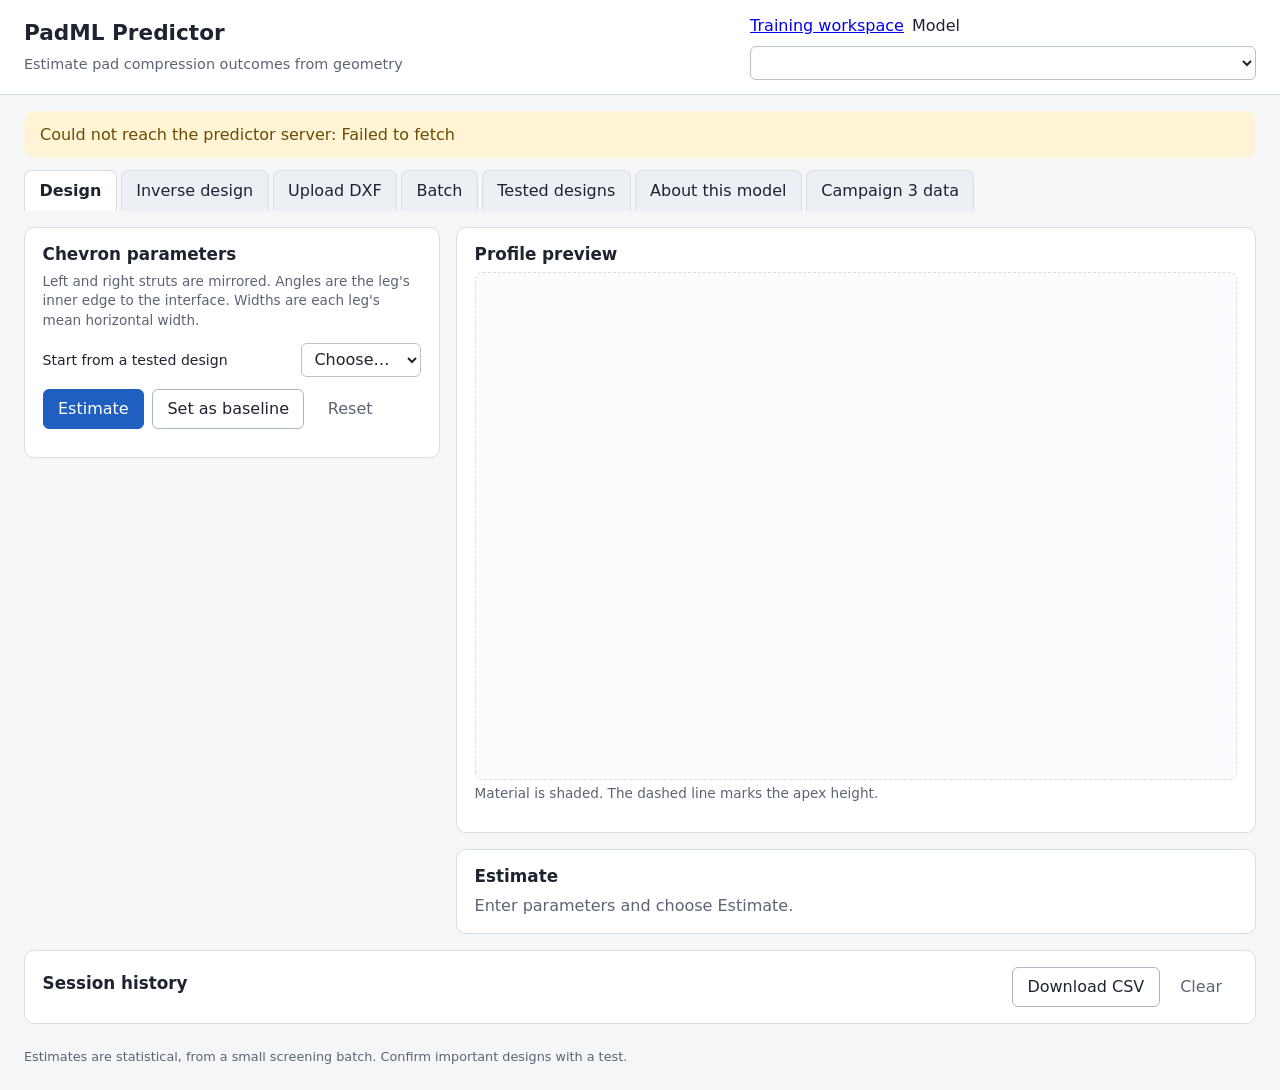
<file: predictor/index.html>
<!doctype html>
<html lang="en">
<head>
  <meta charset="utf-8">
  <meta name="viewport" content="width=device-width, initial-scale=1">
  <title>PadML Predictor</title>
  <link rel="icon" href="favicon.svg" type="image/svg+xml">
  <link rel="stylesheet" href="style.css">
  <script src="config.js" defer></script>
  <script src="app.js" defer></script>
</head>
<body>
  <header class="topbar">
    <div class="brand">
      <h1>PadML Predictor</h1>
      <p class="tagline">Estimate pad compression outcomes from geometry</p>
    </div>
    <div class="model-picker">
      <a href="training.html">Training workspace</a>
      <label for="model-select">Model</label>
      <select id="model-select"></select>
      <span id="model-family" class="pill"></span>
    </div>
  </header>

  <div id="banner" class="banner" role="alert" hidden></div>

  <dialog id="login-dialog" aria-labelledby="login-title">
    <form id="login-form" method="dialog">
      <h2 id="login-title">Team password</h2>
      <p class="hint">The predictor is shared with the team only. Ask a teammate for the password.</p>
      <label for="login-password">Password</label>
      <input type="password" id="login-password" autocomplete="current-password" required>
      <p id="login-error" class="error" role="alert" hidden></p>
      <div class="actions"><button type="submit" class="primary">Continue</button></div>
    </form>
  </dialog>

  <nav class="tabs" role="tablist" aria-label="Predictor sections">
    <button role="tab" id="tab-design" aria-controls="panel-design" aria-selected="true">Design</button>
    <button role="tab" id="tab-inverse" aria-controls="panel-inverse" aria-selected="false" tabindex="-1" hidden>Inverse design</button>
    <button role="tab" id="tab-upload" aria-controls="panel-upload" aria-selected="false" tabindex="-1">Upload DXF</button>
    <button role="tab" id="tab-batch" aria-controls="panel-batch" aria-selected="false" tabindex="-1">Batch</button>
    <button role="tab" id="tab-tested" aria-controls="panel-tested" aria-selected="false" tabindex="-1">Tested designs</button>
    <button role="tab" id="tab-about" aria-controls="panel-about" aria-selected="false" tabindex="-1">About this model</button>
    <button role="tab" id="tab-campaign3" aria-controls="panel-campaign3" aria-selected="false" tabindex="-1">Campaign 3 data</button>
  </nav>

  <main>
    <section id="panel-design" role="tabpanel" aria-labelledby="tab-design" class="panel">
      <div class="design-grid">
        <form id="design-form" class="card" novalidate>
          <h2 id="design-form-title">Chevron parameters</h2>
          <p class="hint">Left and right struts are mirrored. Angles are the leg's inner edge to the interface.
            Widths are each leg's mean horizontal width.</p>
          <div class="field-row">
            <label for="load-reference">Start from a tested design</label>
            <select id="load-reference"><option value="">Choose…</option></select>
          </div>
          <div id="param-fields"></div>
          <div class="actions">
            <button type="submit" class="primary">Estimate</button>
            <button type="button" id="set-baseline">Set as baseline</button>
            <button type="button" id="reset-params" class="ghost">Reset</button>
          </div>
          <p id="form-error" class="error" role="alert" hidden></p>
        </form>

        <div class="stack">
          <div class="card preview-card">
            <h2>Profile preview</h2>
            <div id="preview" class="preview" role="img" aria-label="Pad profile preview"></div>
            <p class="hint" id="preview-note">Material is shaded. The dashed line marks the apex height.</p>
          </div>
          <div class="card" aria-live="polite">
            <h2>Estimate</h2>
            <div id="design-result" class="result-empty">Enter parameters and choose Estimate.</div>
          </div>
        </div>
      </div>

      <div class="card" id="session-card">
        <div class="card-head">
          <h2>Session history</h2>
          <div>
            <button type="button" id="export-history">Download CSV</button>
            <button type="button" id="clear-history" class="ghost">Clear</button>
          </div>
        </div>
        <div class="table-wrap"><table id="history-table"><caption class="sr-only">Estimates made this session</caption></table></div>
      </div>
    </section>

    <section id="panel-upload" role="tabpanel" aria-labelledby="tab-upload" class="panel" hidden>
      <div class="design-grid">
        <div class="card">
          <h2>Upload a DXF profile</h2>
          <p class="hint">A closed planar pad profile, like the Studio STEP-to-DXF output. Units come from the file's
            $INSUNITS header.</p>
          <label class="file-drop" for="dxf-input">
            <span>Choose a .dxf file</span>
            <input type="file" id="dxf-input" accept=".dxf">
          </label>
          <p id="upload-error" class="error" role="alert" hidden></p>
          <div id="upload-params"></div>
        </div>
        <div class="stack">
          <div class="card preview-card">
            <h2>Uploaded profile</h2>
            <div id="upload-preview" class="preview" role="img" aria-label="Uploaded profile"></div>
          </div>
          <div class="card" aria-live="polite">
            <h2>Estimate</h2>
            <div id="upload-result" class="result-empty">No file yet.</div>
          </div>
        </div>
      </div>
    </section>

    <section id="panel-inverse" role="tabpanel" aria-labelledby="tab-inverse" class="panel" hidden>
      <div class="card">
        <h2>Inverse design</h2>
        <p class="hint">Find parameter combinations predicted to meet force and numeric length targets inside the tested parameter ranges.</p>
        <p class="hint"><strong>Current Campaign 3 limit:</strong> Match scores rank predicted matches; they are not calibrated probabilities. "Likely achievable" is a screening label, not a validated chance that a build will hit your targets.</p>
        <details id="inverse-limits">
          <summary>Inverse design limits and how to read the results</summary>
          <ul class="hint">
            <li>Feasibility labels summarize cumulative held-out hit rates at the default force and length tolerances. Low score thresholds can label many candidates "likely"; that does not give the success rate of an individual candidate.</li>
            <li>Energy-inclusive requests and changed tolerance settings have not been validated for these feasibility labels.</li>
            <li>Typical length error is about 0.045 in; differences below about 0.09 in are not reliably resolved. Typical force error is about 3 lbf.</li>
            <li>The displayed ±1.96σ ranges assume normal errors. They have not demonstrated 95% coverage, and the limited repeat-test data keep some uncertainty ranges wide.</li>
            <li>These retrospective checks do not replace confirmation in a new screening. Untested combinations need CAD checks and physical testing.</li>
          </ul>
        </details>
        <div class="field-row"><label for="inverse-force">Target force (lbf)</label><input id="inverse-force" type="number" step="any" value="35"></div>
        <div class="field-row"><label for="inverse-length">Target length (in)</label><input id="inverse-length" type="number" step="any" value="0.55"></div>
        <label class="inline"><input id="inverse-energy-enabled" type="checkbox"> Include target energy</label>
        <div class="field-row"><label for="inverse-energy">Target energy (in·lbf)</label><input id="inverse-energy" type="number" step="any" disabled></div>
        <div class="field-row"><label for="inverse-tol-force">Force tolerance (lbf)</label><input id="inverse-tol-force" type="number" step="any" value="3"></div>
        <div class="field-row"><label for="inverse-tol-length">Length tolerance (in)</label><input id="inverse-tol-length" type="number" step="any" value="0.045"></div>
        <div class="field-row"><label for="inverse-tol-energy">Energy tolerance (in·lbf)</label><input id="inverse-tol-energy" type="number" step="any" value="2"></div>
        <div class="field-row"><label for="inverse-mode">Search</label><select id="inverse-mode"><option value="continuous">Continuous (manufacturing increments)</option><option value="tested_levels">Tested levels only</option></select></div>
        <label class="inline"><input id="inverse-lock-interface" type="checkbox" checked> Lock interface thickness at 0.02 in (varied in Screening 1 only)</label>
        <h3>Fix parameters (optional)</h3><div id="inverse-fixed"></div>
        <div class="actions"><button type="button" class="primary" id="run-inverse">Search designs</button></div>
        <p id="inverse-error" class="error" role="alert" hidden></p>
        <div id="inverse-results" aria-live="polite"></div>
      </div>
      <div class="card">
        <h2>Next tests</h2>
        <p class="hint"><strong>Current default-request limit:</strong> At 35 lbf and 0.55 in, with interface thickness locked at 0.02 in, all candidates have the same estimated force and length uncertainty. Explore breaks ties by distance to the targets, and Balanced ranks like Exploit. Switching strategies may not give meaningfully different recommendations for this request.</p>
        <div class="field-row"><label for="next-strategy">Strategy</label><select id="next-strategy"><option value="balanced">Balanced</option><option value="exploit">Exploit target</option><option value="explore">Explore uncertainty</option></select></div>
        <div class="field-row"><label for="next-size">Batch size (1–10)</label><input id="next-size" type="number" min="1" max="10" value="5"></div>
        <div class="actions"><button type="button" class="primary" id="run-next">Suggest next tests</button><button type="button" id="download-next" disabled>Download CSV</button></div>
        <p id="next-error" class="error" role="alert" hidden></p><div id="next-results" aria-live="polite"></div>
      </div>
    </section>

    <section id="panel-batch" role="tabpanel" aria-labelledby="tab-batch" class="panel" hidden>
      <div class="card">
        <h2>Estimate many designs</h2>
        <p class="hint">One row per design. Columns are the chevron parameters; blank cells use the defaults.
          Up to 500 rows.</p>
        <div class="actions">
          <button type="button" id="download-template">Download template</button>
          <label class="button" for="batch-file">Open CSV…</label>
          <input type="file" id="batch-file" accept=".csv,text/csv" class="sr-only">
        </div>
        <label for="batch-text">Or paste CSV</label>
        <textarea id="batch-text" rows="7" spellcheck="false"></textarea>
        <div class="actions">
          <button type="button" id="run-batch" class="primary">Estimate batch</button>
          <button type="button" id="export-batch" disabled>Download results</button>
        </div>
        <p id="batch-error" class="error" role="alert" hidden></p>
        <div class="table-wrap"><table id="batch-table"><caption class="sr-only">Batch estimates</caption></table></div>
      </div>
    </section>

    <section id="panel-tested" role="tabpanel" aria-labelledby="tab-tested" class="panel" hidden>
      <div class="card">
        <div class="card-head">
          <h2>Tested designs</h2>
          <button type="button" id="predict-tested">Compare model with measurements</button>
        </div>
        <p class="hint">Measured results from the lab data this model learned from. "Held-out test" designs were never
          used for training or model selection, so they show honest errors. Training designs will look better
          than new designs do.</p>
        <div id="tested-curve-block" hidden>
          <div class="field-row">
            <label for="tested-curve-select">Measured vs predicted curve for</label>
            <select id="tested-curve-select"></select>
          </div>
          <p class="hint">The prediction shown is out-of-fold: it comes from a model trained without this design
            (or its replicates), so it shows how well a new design would be predicted.</p>
          <div id="tested-curve"></div>
        </div>
        <div class="table-wrap"><table id="tested-table"><caption class="sr-only">Tested designs and measurements</caption></table></div>
      </div>
    </section>

    <section id="panel-about" role="tabpanel" aria-labelledby="tab-about" class="panel" hidden>
      <div class="card" id="about"></div>
    </section>

    <section id="panel-campaign3" role="tabpanel" aria-labelledby="tab-campaign3" class="panel" hidden>
      <div class="card" id="campaign3-report"><p class="hint">Loading Campaign 3 report…</p></div>
    </section>
  </main>

  <footer class="footer">
    Estimates are statistical, from a small screening batch. Confirm important designs with a test.
  </footer>
</body>
</html>
</file>
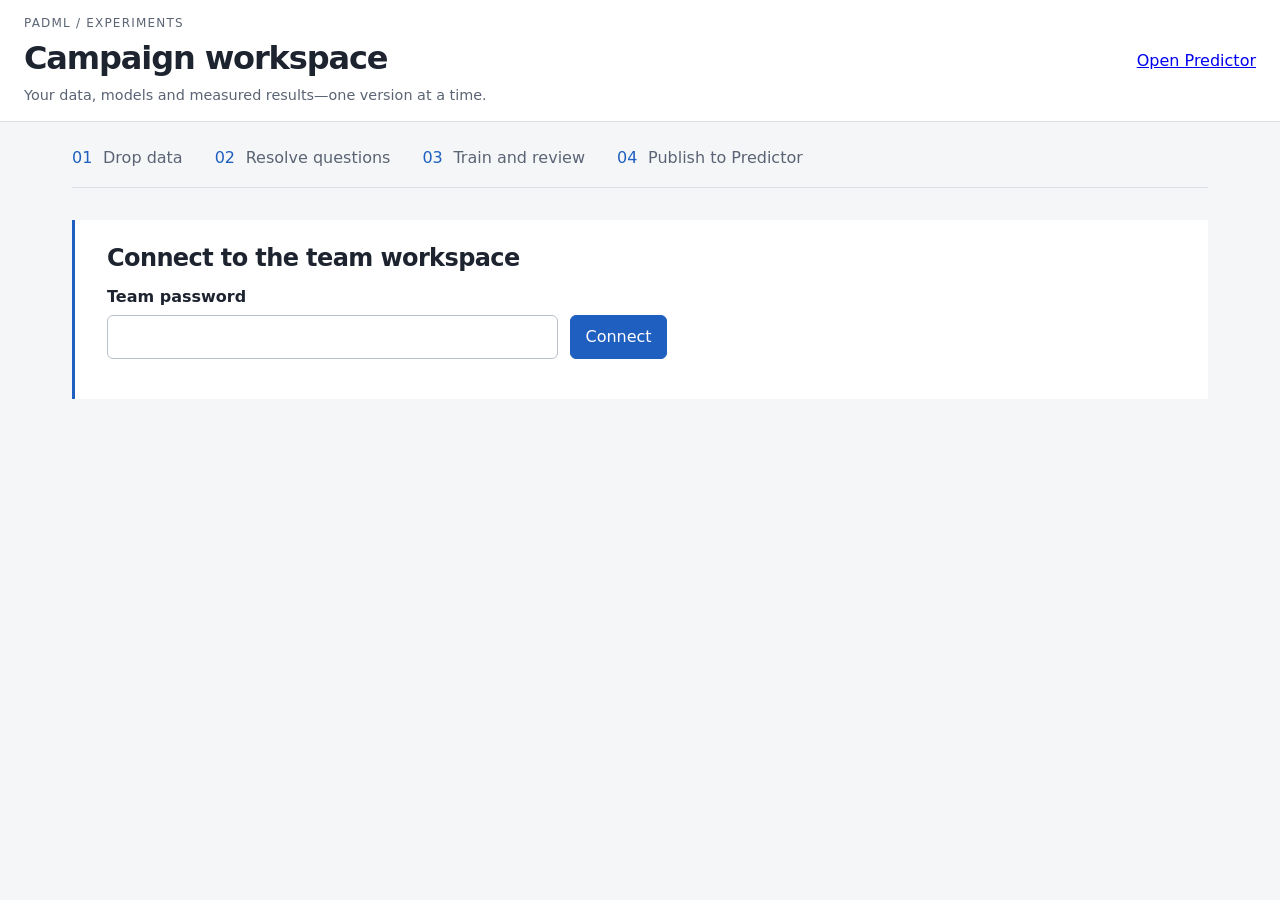
<file: predictor/training.html>
<!doctype html>
<html lang="en"><head><meta charset="utf-8"><meta name="viewport" content="width=device-width, initial-scale=1">
<title>Campaign workspace · PadML</title><meta name="description" content="Upload experiment data, train and review PadML regression versions, and publish them to the Predictor."><meta name="theme-color" content="#f5f6f8">
<link rel="icon" href="favicon.svg" type="image/svg+xml"><link rel="stylesheet" href="style.css"><link rel="stylesheet" href="training.css"><script src="config.js" defer></script><script src="training.js" defer></script></head>
<body class="training-page"><a class="skip-link" href="#training-main">Skip to workspace</a>
<header class="topbar"><div class="brand"><p class="eyebrow">PadML / Experiments</p><h1>Campaign workspace</h1><p class="tagline">Your data, models and measured results—one version at a time.</p></div><nav aria-label="PadML pages"><a href="index.html" class="back-link">Open Predictor</a></nav></header>
<main id="training-main" class="training-main">
<section id="activity-panel" class="activity-panel" aria-label="Workflow progress" hidden>
<div class="activity-heading"><span id="activity-spinner" class="activity-spinner" aria-hidden="true"></span><h2 id="activity-title" role="status" aria-live="polite" aria-atomic="true"></h2><span id="activity-time"></span><button id="activity-dismiss" type="button" class="quiet" aria-label="Dismiss status message" hidden>Dismiss</button></div>
<p id="activity-detail"></p><progress id="activity-progress" aria-label="Completed validation designs" hidden></progress><p id="activity-hint" class="hint"></p>
</section>
<ol id="workflow" class="workflow" aria-label="Workflow steps"><li data-step="upload"><span class="step-num">01</span> <span>Drop data</span></li><li data-step="questions"><span class="step-num">02</span> <span>Resolve questions</span></li><li data-step="train"><span class="step-num">03</span> <span>Train and review</span></li><li data-step="publish"><span class="step-num">04</span> <span>Publish to Predictor</span></li></ol>
<section id="connection" class="connection"><h2>Connect to the team workspace</h2><form id="connect-form"><label for="admin-token">Team password</label><div class="connection-fields"><input id="admin-token" name="password" type="password" autocomplete="current-password" required><button class="primary">Connect</button></div></form><p id="connection-status" role="status"></p><p id="connection-error" class="error" role="alert" hidden></p></section>
<div id="workspace" hidden><div class="campaign-toolbar"><div><label for="campaign-number">Campaign</label><input id="campaign-number" name="campaign" type="number" inputmode="numeric" min="1" max="9999" value="3" autocomplete="off"></div><button id="refresh" type="button">Refresh</button><button id="new-upload" type="button">New upload</button><span class="toolbar-spacer"></span><span id="connected-label" class="connected-label">Connected</span><button id="disconnect" type="button" class="quiet">Disconnect</button></div>
<section id="campaign-dashboard" aria-labelledby="campaign-title"><h2 id="campaign-title">Campaign 3</h2><p id="campaign-conditions" class="campaign-conditions" aria-live="polite"></p><p id="campaign-summary"></p><div id="version-list" class="version-grid"></div><details><summary>Removed versions</summary><div id="archived-list" class="version-grid"></div></details></section>
<section id="upload-panel" class="work-area" aria-labelledby="upload-title"><p class="eyebrow">New dataset</p><h2 id="upload-title">Drop your experiment files</h2><p>Upload CSV tables, Excel workbooks, or a ZIP of your data. Luna identifies the tables and asks about anything unclear, such as units or test-to-design mapping. Material, fixture and speed are fixed for each campaign, and every test uses the 0.8-inch stroke.</p>
<div class="upload-grid"><div><label for="run-name">Run name</label><input id="run-name" name="run-name" maxlength="120" placeholder="Screening 3…" autocomplete="off"></div>
<div><label for="base-run">Include data from an earlier run</label><select id="base-run" name="base-run"><option value="">New dataset—uploaded data only</option></select><p id="base-note" class="hint"></p></div></div>
<fieldset id="conditions-fields" class="conditions-fields" hidden><legend>Campaign test conditions</legend><p class="hint">Set once for this campaign. Every later dataset uses them; data tested differently belongs in a different campaign.</p>
<div class="condition-grid"><div><label for="cond-material">Material</label><input id="cond-material" name="material" maxlength="120" autocomplete="off" placeholder="TPU 95A…"></div><div><label for="cond-fixture">Fixture</label><input id="cond-fixture" name="fixture" maxlength="120" autocomplete="off" placeholder="Flat compression plates…"></div><div><label for="cond-speed">Test speed (in/min)</label><input id="cond-speed" name="speed" type="number" inputmode="decimal" min="0" step="any" autocomplete="off" placeholder="4…"></div></div></fieldset>
<label id="drop-zone" class="drop-zone" for="raw-files"><strong>Drag files here</strong><span class="drop-or">or</span><span class="drop-button">Choose files</span><span class="drop-types">CSV, TSV, XLSX, JSON, TXT, MD or ZIP · up to 50 files, 64&nbsp;MB total</span><input id="raw-files" class="sr-only" type="file" multiple accept=".csv,.tsv,.xlsx,.json,.txt,.md,.zip"></label><ul id="file-list" class="file-list" aria-live="polite"></ul>
<label for="prep-notes">Anything Luna should know?</label><textarea id="prep-notes" name="notes" rows="4" maxlength="8000" aria-describedby="share-hint" placeholder="Describe the experiment, units, or how test IDs match designs…"></textarea>
<p id="share-hint" class="hint">Luna receives filenames, headers, three sample rows per table, metadata files and your notes. Python preserves and checks all measurements. OpenAI usage is billed separately from AWS. CAD files, PDFs and images are not supported here.</p>
<div id="prepare-controls"><label class="check-line"><input id="prep-consent" type="checkbox"> <span>Share these samples and notes with OpenAI to prepare this dataset.</span></label><div class="action-row"><button id="analyze" type="button" class="primary" disabled>Prepare with Luna</button><span id="prep-availability" class="hint" role="status"></span></div></div>
<p id="prep-status" role="status" aria-live="polite"></p><p id="prep-error" class="error inline-error" role="alert" hidden></p>
<section id="conversation" class="conversation" hidden aria-labelledby="conversation-title"><h3 id="conversation-title" tabindex="-1">Luna’s data review</h3>
<ol id="questions" class="question-list"></ol><div id="warnings" class="warnings" hidden><strong>Notes from Luna</strong><ul id="warning-list"></ul></div>
<div id="prepared-summary" class="prepared-summary" hidden></div>
<label id="historical-confirm-line" class="check-line confirm-line" hidden><input id="historical-confirm" type="checkbox"> <span>I confirm the earlier historical dataset used the same specimen mapping, material, fixture and test conditions shown above.</span></label>
<div id="accept-row" class="action-row" hidden><button id="accept" type="button" class="primary">Use this prepared dataset</button><p class="hint">This confirms the displayed mappings and test conditions. Python validates the data again before training.</p></div>
<div id="answer-area"><label id="answer-label" for="prep-answer">Your answers</label><textarea id="prep-answer" name="answer" rows="4" maxlength="8000"></textarea><button id="answer" type="button" class="primary">Send answer to Luna</button></div>
<details><summary>Inspect the proposed mapping</summary><pre id="mapping-plan"></pre></details></section>
</section>
<section id="run-panel" class="work-area" hidden aria-labelledby="run-title"><p class="eyebrow">Dataset version</p><h2 id="run-title" tabindex="-1"></h2><div class="run-state"><span id="run-state" class="status-badge"></span><span id="run-counts"></span></div><p id="run-summary"></p><p id="run-error" class="error inline-error" role="alert" hidden></p><p id="run-progress" role="status" aria-live="polite"></p><button id="start-training" class="primary" type="button" hidden>Train this version</button>
<div id="review-panel" hidden><h3>Validation and measured data</h3><p id="validation-method"></p><div id="metrics" class="table-wrap"></div><details><summary>Read the report</summary><pre id="training-report"></pre></details><div id="figures"></div><div id="report-links" class="download-links"></div></div>
<section id="publish-panel" class="publish-panel" hidden aria-labelledby="publish-title"><h3 id="publish-title">Make this version available in Predictor</h3><p>Training creates a candidate. Publishing adds its version to the Predictor model selector. Earlier versions remain available and the default stays unchanged.</p><label class="check-line"><input id="reviewed" type="checkbox" aria-describedby="publish-error"> <span>I reviewed the report and all three graphs.</span></label><p id="publish-error" class="error inline-error" role="alert" hidden></p><button id="publish" type="button" class="primary">Publish to Predictor</button></section><p id="publication-result" class="success-note" role="status"></p>
<details id="remove-panel" class="danger-zone"><summary>Remove this version and its dataset from active use</summary><p>This also removes versions trained from this dataset from active use and the Predictor. Private files are retained in a recoverable archive; this does not permanently erase S3 storage.</p><label for="remove-reason">Reason for removal</label><input id="remove-reason" name="remove-reason" maxlength="500" placeholder="Incorrect test-to-design mapping…" autocomplete="off"><label class="check-line"><input id="remove-confirm" type="checkbox"> <span>Remove this version and all dependent versions from active use.</span></label><button id="remove-version" type="button" class="danger">Remove version and data</button></details>
</section></div></main></body></html>
</file>
<file: predictor/style.css>
:root {
  --bg: #f5f6f8;
  --card: #ffffff;
  --ink: #1d2430;
  --muted: #5b6474;
  --line: #d9dde4;
  --accent: #1f5fbf;
  --accent-ink: #ffffff;
  --material: #9fb7d9;
  --material-edge: #1f3d66;
  --warn-bg: #fff5d6;
  --warn-ink: #6b4b00;
  --error: #b3261e;
  --good: #1b7a3d;
  --radius: 10px;
  font-family: "Segoe UI", system-ui, -apple-system, sans-serif;
  color: var(--ink);
  background: var(--bg);
}

* { box-sizing: border-box; }
body { margin: 0; line-height: 1.45; }
h1, h2, h3 { margin: 0 0 .5rem; line-height: 1.2; }
h1 { font-size: 1.35rem; }
h2 { font-size: 1.05rem; }
h3 { font-size: .95rem; }

.topbar {
  display: flex; flex-wrap: wrap; gap: 1rem; align-items: center; justify-content: space-between;
  padding: .9rem 1.5rem; background: var(--card); border-bottom: 1px solid var(--line);
}
.tagline { margin: 0; color: var(--muted); font-size: .9rem; }
.model-picker { display: flex; gap: .5rem; align-items: center; flex-wrap: wrap; }
.model-picker select { min-width: 18rem; }
.pill { font-size: .8rem; padding: .15rem .6rem; border-radius: 999px; background: #e7eefb; color: var(--accent); }
.pill:empty { display: none; }

.banner { margin: 1rem 1.5rem 0; padding: .75rem 1rem; border-radius: var(--radius); background: var(--warn-bg); color: var(--warn-ink); }

.tabs { display: flex; gap: .25rem; padding: .75rem 1.5rem 0; flex-wrap: wrap; }
.tabs [role="tab"] {
  border: 1px solid var(--line); border-bottom: none; background: #eceff3; color: var(--ink);
  padding: .5rem .9rem; border-radius: 8px 8px 0 0; cursor: pointer; font: inherit;
}
.tabs [role="tab"][aria-selected="true"] { background: var(--card); font-weight: 600; }

main { padding: 0 1.5rem 1.5rem; }
.panel { background: transparent; }
.card {
  background: var(--card); border: 1px solid var(--line); border-radius: var(--radius);
  padding: 1rem 1.1rem; margin-top: 1rem;
}
.card-head { display: flex; justify-content: space-between; align-items: center; gap: .5rem; flex-wrap: wrap; }
.design-grid { display: grid; grid-template-columns: minmax(18rem, 26rem) 1fr; gap: 1rem; align-items: start; }
.stack > .card:first-child { margin-top: 1rem; }
@media (max-width: 900px) { .design-grid { grid-template-columns: 1fr; } }

.hint { color: var(--muted); font-size: .85rem; margin: .25rem 0 .75rem; }
.error { color: var(--error); font-weight: 600; }
fieldset { border: 1px solid var(--line); border-radius: 8px; margin: 0 0 .75rem; padding: .5rem .75rem .25rem; }
legend { font-weight: 600; font-size: .9rem; padding: 0 .25rem; }
.field-row { display: grid; grid-template-columns: 1fr 7.5rem; gap: .5rem; align-items: center; margin-bottom: .45rem; }
.field-row label { font-size: .88rem; }
.field-row.wide { grid-template-columns: 1fr; gap: .25rem; }
.field-row .range { grid-column: 1 / -1; font-size: .75rem; color: var(--muted); margin-top: -.35rem; }
input, select, textarea, button, .button { font: inherit; }
input[type="number"], select, textarea {
  width: 100%; padding: .35rem .5rem; border: 1px solid #b9c0cc; border-radius: 6px; background: #fff; color: var(--ink);
}
textarea { font-family: Consolas, "Cascadia Mono", monospace; font-size: .85rem; }
input[aria-invalid="true"] { border-color: var(--error); outline: 1px solid var(--error); }
:focus-visible { outline: 3px solid #f2b705; outline-offset: 2px; }

.actions { display: flex; gap: .5rem; flex-wrap: wrap; margin: .75rem 0; }
button, .button {
  border: 1px solid #aeb6c3; background: #fff; color: var(--ink); padding: .45rem .9rem; border-radius: 6px;
  cursor: pointer; text-decoration: none; display: inline-block;
}
button:hover, .button:hover { background: #f0f3f7; }
button.primary { background: var(--accent); color: var(--accent-ink); border-color: var(--accent); }
button.primary:hover { background: #184d9c; }
button.ghost { border-color: transparent; color: var(--muted); }
button:disabled { opacity: .55; cursor: not-allowed; }

.preview { width: 100%; aspect-ratio: 3 / 2; background: #fbfcfd; border: 1px dashed var(--line); border-radius: 8px; }
.preview svg { width: 100%; height: 100%; display: block; }
.preview .material { fill: var(--material); stroke: var(--material-edge); stroke-width: 1.2; vector-effect: non-scaling-stroke; }
.preview .apex { stroke: #c0392b; stroke-dasharray: 4 3; stroke-width: 1; vector-effect: non-scaling-stroke; }
.preview .dim { font-size: 11px; fill: var(--muted); }
.report-figure { display: block; width: 100%; height: auto; max-width: 1200px; margin: .75rem auto; }
figure { margin: 1rem 0; }
figcaption { color: var(--muted); font-size: .85rem; text-align: center; }

.result-empty { color: var(--muted); }
.estimates { display: grid; grid-template-columns: repeat(auto-fit, minmax(12rem, 1fr)); gap: .75rem; }
.estimate { border: 1px solid var(--line); border-radius: 8px; padding: .65rem .75rem; }
.estimate .label { color: var(--muted); font-size: .85rem; }
.estimate .value { font-size: 1.5rem; font-weight: 650; }
.estimate .unit { font-size: .9rem; color: var(--muted); font-weight: 400; }
.estimate .secondary { font-size: .9rem; }
.estimate .spread { font-size: .8rem; color: var(--muted); }
.delta.up { color: var(--good); }
.delta.down { color: var(--error); }
.warnings { margin-top: .75rem; padding: .6rem .8rem; background: var(--warn-bg); color: var(--warn-ink); border-radius: 8px; font-size: .88rem; }
.warnings ul { margin: .25rem 0 0; padding-left: 1.2rem; }
details { margin-top: .75rem; }
summary { cursor: pointer; color: var(--accent); }

.table-wrap { overflow-x: auto; }
table { border-collapse: collapse; width: 100%; font-size: .85rem; }
th, td { border-bottom: 1px solid var(--line); padding: .35rem .5rem; text-align: right; white-space: nowrap; }
th:first-child, td:first-child, th.text, td.text { text-align: left; }
th { background: #f0f2f5; position: sticky; top: 0; }
tr.error-row td { color: var(--error); }
.role-held-out-test { font-weight: 600; color: var(--accent); }

.file-drop {
  display: block; border: 2px dashed #aeb6c3; border-radius: 10px; padding: 1.25rem; text-align: center; cursor: pointer;
}
.file-drop input { display: block; margin: .75rem auto 0; }
.metrics td, .metrics th { text-align: left; }
.about-grid { display: grid; grid-template-columns: repeat(auto-fit, minmax(18rem, 1fr)); gap: 1rem; }
.footer { color: var(--muted); font-size: .8rem; padding: 0 1.5rem 1.5rem; }

.sr-only {
  position: absolute; width: 1px; height: 1px; padding: 0; margin: -1px; overflow: hidden;
  clip: rect(0, 0, 0, 0); white-space: nowrap; border: 0;
}

/* force-displacement chart */
.chart-panel { margin-top: 1rem; border-top: 1px solid var(--line); padding-top: .75rem; }
.chart-head { display: flex; align-items: center; gap: 1rem; flex-wrap: wrap; }
.chart-head h3 { margin: 0; flex: 1; }
label.inline { display: inline-flex; gap: .35rem; align-items: center; font-size: .88rem; }
svg.chart { width: 100%; height: auto; display: block; margin-top: .5rem; }
svg.chart .gridline { stroke: #e3e7ed; stroke-width: 1; }
svg.chart .tick { font-size: 11px; fill: var(--muted); }
svg.chart .axis-label { font-size: 12px; fill: var(--ink); }
svg.chart .line { fill: none; stroke-width: 2.2; stroke-linejoin: round; }
svg.chart .band { stroke: none; }
svg.chart .line.predicted { stroke: var(--accent); }
svg.chart .band.predicted { fill: rgba(31, 95, 191, .16); }
svg.chart .line.baseline { stroke: #7a8494; stroke-dasharray: 6 4; }
svg.chart .line.measured { stroke: #111; stroke-width: 1.6; }
svg.chart .marker { stroke: #c0392b; stroke-dasharray: 3 3; stroke-width: 1; }
.legend { list-style: none; display: flex; gap: 1.25rem; flex-wrap: wrap; padding: 0; margin: .4rem 0 0; font-size: .85rem; color: var(--muted); }
.legend li { display: inline-flex; align-items: center; gap: .4rem; }
.swatch { display: inline-block; width: 1.4rem; height: 0; border-top: 3px solid; }
.swatch.predicted { border-color: var(--accent); }
.swatch.baseline { border-color: #7a8494; border-top-style: dashed; }
.swatch.measured { border-color: #111; }

/* password dialog */
dialog { border: 1px solid var(--line); border-radius: var(--radius); padding: 1.25rem 1.4rem; max-width: 24rem; width: 90vw; }
dialog::backdrop { background: rgba(20, 28, 40, .45); }
dialog input[type="password"] { width: 100%; padding: .4rem .5rem; border: 1px solid #b9c0cc; border-radius: 6px; font: inherit; }
</file>
<file: predictor/training.css>
.training-page {font-size:16px;line-height:1.5;--good-bg:#e6f4ea;--error-bg:#fdecea;--accent-bg:#eaf1fc;--z-sticky:10;--z-skip:20}
.training-main {max-width:1200px;margin:auto;padding:1.5rem 2rem 4rem}
.training-page h1 {font-size:2rem;letter-spacing:-.035em}.training-page h2 {font-size:1.5rem;letter-spacing:-.025em}.training-page h3 {font-size:1.125rem;margin-top:1.5rem}
.training-page h1,.training-page h2,.training-page h3 {text-wrap:balance}.training-page p {text-wrap:pretty}
.eyebrow {font-size:.75rem;letter-spacing:.1em;text-transform:uppercase;color:var(--muted);margin:0 0 .4rem}

/* Step tracker: the current step is marked with aria-current and an underline, not colour alone. */
.workflow {display:flex;list-style:none;padding:0;margin:0 0 2rem;border-bottom:1px solid var(--line);gap:2rem;flex-wrap:wrap}
.workflow li {padding:0 0 .9rem;color:var(--muted);border-bottom:3px solid transparent;margin-bottom:-1px}
.workflow .step-num {font-variant-numeric:tabular-nums;color:var(--accent);margin-right:.35rem}
.workflow li[aria-current=step] {color:var(--ink);font-weight:600;border-bottom-color:var(--accent)}
.workflow li.done {color:var(--ink)}.workflow li.done .step-num::after {content:" ✓";color:var(--good)}

.connection {background:var(--card);padding:1.5rem 2rem;border-left:3px solid var(--accent);margin-bottom:2rem}
.connection form {max-width:560px}.connection-fields {display:flex;gap:.75rem;align-items:center}.connection-fields input {flex:1;min-width:0;padding:.5rem .65rem;border:1px solid #b9c0cc;border-radius:6px}

.work-area {background:var(--card);padding:2rem;min-width:0;border-radius:var(--radius)}.work-area p {max-width:70ch}.work-area h2 {margin-top:0}
.work-area label,.connection label,.campaign-toolbar label {display:block;font-weight:600;margin:.8rem 0 .35rem}
.work-area input:not([type=checkbox]),.work-area select {width:100%;padding:.5rem .65rem;border:1px solid #b9c0cc;border-radius:6px;background:#fff}
.upload-grid {display:grid;grid-template-columns:repeat(2,minmax(0,1fr));gap:0 1.5rem;margin:1rem 0}

/* Controls: 44px targets, explicit transitions, visible hover/press/focus. */
.training-page button,.training-page input:not([type=checkbox]),.training-page select,.back-link,.download-links a {min-height:44px}
.training-page button {white-space:normal;transition:background-color .15s ease,border-color .15s ease,transform .1s ease;touch-action:manipulation}
.training-page button:active:not(:disabled) {transform:translateY(1px)}
.training-page button.quiet {border-color:transparent;background:transparent;color:var(--muted)}.training-page button.quiet:hover {background:#eceff3;color:var(--ink)}
.training-page button.danger {border-color:var(--error);color:var(--error)}.training-page button.danger:hover {background:var(--error-bg)}
.training-page :focus-visible {outline:3px solid var(--accent);outline-offset:3px}
.training-page button:disabled {opacity:.5;cursor:not-allowed}
.training-page .check-line {display:flex;align-items:flex-start;gap:.65rem;font-weight:400;cursor:pointer;min-height:44px;padding:.6rem 0;margin:.5rem 0}
.training-page .check-line input {flex:none;width:20px;height:20px;min-height:0;margin:.15rem 0 0;accent-color:var(--accent);cursor:pointer}
.action-row {display:flex;align-items:center;gap:.5rem 1rem;flex-wrap:wrap;margin:.75rem 0}.action-row .hint {margin:0}

.campaign-conditions {margin:.25rem 0 .75rem;font-variant-numeric:tabular-nums}.campaign-conditions strong {font-weight:600}
.training-page .conditions-fields {border:1px solid var(--line);border-left:4px solid var(--accent);border-radius:8px;padding:.5rem 1.25rem 1rem;margin:1.25rem 0}
.conditions-fields legend {font-size:1rem;padding:0 .35rem}.conditions-fields .hint {margin:.25rem 0 0}
.condition-grid {display:grid;grid-template-columns:repeat(3,minmax(0,1fr));gap:0 1rem}

/* Drop zone: the whole zone is the target; the native input stays keyboard-focusable. */
.work-area .drop-zone input[type=file] {position:absolute;width:1px;height:1px;min-height:0;padding:0;border:0;opacity:0}
.work-area .drop-zone {position:relative;display:flex;flex-direction:column;font-weight:400;align-items:center;gap:.35rem;border:2px dashed #aeb6c3;border-radius:var(--radius);padding:2rem 1rem;margin:1.25rem 0 .5rem;text-align:center;background:var(--bg);cursor:pointer;transition:border-color .15s ease,background-color .15s ease}
.drop-zone:hover,.drop-zone.dragging {border-color:var(--accent);background:var(--accent-bg)}.drop-zone:focus-within {outline:3px solid var(--accent);outline-offset:3px}
.drop-or {color:var(--muted);font-size:.875rem}.drop-types {color:var(--muted);font-size:.875rem;margin-top:.35rem}
.drop-button {display:inline-flex;align-items:center;min-height:44px;padding:0 1rem;border:1px solid #aeb6c3;border-radius:6px;background:#fff;font-weight:600}
.file-list {list-style:none;padding:0;margin:0 0 1rem;display:flex;flex-wrap:wrap;gap:.5rem}.file-list li {background:var(--bg);border:1px solid var(--line);border-radius:6px;padding:.3rem .6rem;font-size:.875rem;font-variant-numeric:tabular-nums;overflow-wrap:anywhere}
.work-area textarea {width:100%;font:inherit;padding:.65rem;border-radius:6px;resize:vertical;min-height:100px}

/* Luna review */
.conversation {border-top:1px solid var(--line);margin-top:2rem;padding-top:.5rem}.conversation h3 {scroll-margin-top:7rem}
.question-list {margin:.5rem 0 1rem;padding-left:1.5rem}.question-list li {margin:.4rem 0;padding-left:.25rem;font-weight:500}.question-list:empty {display:none}
.training-page .warnings ul {margin:.25rem 0 0}
.prepared-summary {border:1px solid var(--line);border-left:4px solid var(--good);border-radius:8px;padding:1rem 1.25rem;margin:1rem 0;background:#fbfcfd}
.prepared-summary h4 {margin:0 0 .35rem;font-size:1.125rem;font-variant-numeric:tabular-nums}.prepared-summary p {margin:.3rem 0}
.confirm-line {background:var(--warn-bg);color:var(--warn-ink);border-radius:8px;padding:.75rem 1rem !important}
#mapping-plan {white-space:pre-wrap;overflow-wrap:anywhere;max-height:400px;overflow:auto;background:var(--bg);padding:1rem;border-radius:6px}

/* Errors sit next to the control that needs attention and say so in text, not colour alone. */
.inline-error {background:var(--error-bg);border-left:4px solid var(--error);padding:.6rem .9rem;border-radius:6px;margin:.5rem 0}
.inline-error::before {content:"Needs attention: ";font-weight:700}
.success-note:not(:empty) {background:var(--good-bg);color:var(--good);border-left:4px solid var(--good);padding:.6rem .9rem;border-radius:6px;font-weight:600}

/* Campaign dashboard */
.campaign-toolbar {display:flex;align-items:end;gap:.75rem;flex-wrap:wrap;margin-bottom:2rem}.campaign-toolbar label {margin-top:0}.campaign-toolbar input {width:110px;padding:.5rem .65rem;border:1px solid #b9c0cc;border-radius:6px}
.toolbar-spacer {flex:1}.connected-label {display:inline-flex;align-items:center;gap:.4rem;min-height:44px;color:var(--good);font-weight:600}.connected-label::before {content:"";width:8px;height:8px;border-radius:50%;background:var(--good)}
.version-grid {display:grid;grid-template-columns:repeat(auto-fill,minmax(260px,1fr));gap:1rem;margin:1rem 0 2rem}
.version-card {display:flex;flex-direction:column;gap:.5rem;background:var(--card);border:1px solid var(--line);border-radius:var(--radius);padding:1rem;transition:border-color .15s ease}
.version-card h3 {margin:0;font-size:1rem}.version-card p {margin:0;color:var(--muted);font-variant-numeric:tabular-nums}.version-card button {margin-top:auto;align-self:flex-start}
.version-card[aria-current=true] {border:2px solid var(--accent);padding:calc(1rem - 1px)}
#campaign-dashboard {margin-bottom:2rem}

.status-badge {display:inline-flex;align-items:center;gap:.4rem;font-weight:600;padding:.15rem .6rem;border-radius:6px;background:#eceff3}
.status-badge::before {content:"";width:8px;height:8px;border-radius:50%;background:var(--muted)}
.status-badge.running {background:var(--accent-bg);color:var(--accent)}.status-badge.running::before {background:var(--accent)}
.status-badge.ok {background:var(--good-bg);color:var(--good)}.status-badge.ok::before {background:var(--good)}
.status-badge.bad {background:var(--error-bg);color:var(--error)}.status-badge.bad::before {background:var(--error)}
.run-state {display:flex;gap:1rem;justify-content:space-between;align-items:center;border-block:1px solid var(--line);padding:.8rem 0;margin:1rem 0;font-variant-numeric:tabular-nums}
#run-counts {color:var(--muted)}#run-title {scroll-margin-top:7rem}progress {width:100%;height:12px;accent-color:var(--accent);margin-top:1rem}

/* Results */
.training-page table.metrics th,.training-page table.metrics td {padding:.55rem .75rem;text-align:right;font-variant-numeric:tabular-nums}
.training-page table.metrics th:first-child,.training-page table.metrics td:first-child {text-align:left}
.training-page table.metrics th {white-space:normal}
.training-page table.metrics th[scope=row] {background:none;font-weight:500;position:static}
.training-page table.metrics caption {text-align:left;color:var(--muted);font-size:.875rem;padding:.5rem 0;caption-side:bottom}
.download-links {display:flex;gap:.5rem 1rem;flex-wrap:wrap;margin:1rem 0}.download-links a {display:inline-flex;align-items:center}
#training-report {white-space:pre-wrap;overflow-wrap:anywhere;font:.9rem/1.6 "Segoe UI",sans-serif;background:var(--bg);padding:1rem;max-height:500px;overflow:auto}
#figures figure {margin:2rem 0;border-top:1px solid var(--line);padding-top:1rem}#figures img {width:100%;height:auto;aspect-ratio:3/1}
#figures figure.tall img {aspect-ratio:1.3/1}#figures figcaption {font-weight:600;margin-bottom:.5rem;text-align:left;color:var(--ink);font-size:1rem}
#figures figcaption a {font-weight:400;margin-left:.75rem;font-size:.875rem}
.publish-panel {border-top:2px solid var(--line);margin-top:2rem;padding-top:.5rem}
.danger-zone {border-top:1px solid var(--line);margin-top:2rem}.danger-zone summary {color:var(--error)}
.training-page summary {cursor:pointer;padding:.75rem 0;min-height:44px}
.back-link {display:inline-flex;align-items:center}.skip-link {position:absolute;top:-100px}.skip-link:focus {top:0;background:var(--card);padding:1rem;z-index:var(--z-skip)}

/* Status panel: sticky only while work is running, so finished messages never cover the page. */
.activity-panel {background:var(--card);border:2px solid var(--accent);border-radius:8px;padding:1rem 1.25rem;margin-bottom:1.5rem;box-shadow:0 4px 16px #1f3d6614;overflow-wrap:anywhere}
.activity-panel.busy {position:sticky;top:1rem;z-index:var(--z-sticky)}
.activity-panel.done {border-color:var(--good)}.activity-panel.failed {border-color:var(--error);background:var(--error-bg)}
.activity-heading {display:flex;align-items:center;gap:.75rem;flex-wrap:wrap}.activity-heading h2 {font-size:1.15rem;margin:0;flex:1}
.activity-panel p {margin:.5rem 0 0}.activity-panel .hint,#activity-time {color:var(--muted);font-size:.875rem}#activity-time {font-variant-numeric:tabular-nums}
.activity-spinner {width:22px;height:22px;flex:none;border:3px solid var(--line);border-top-color:var(--accent);border-radius:50%;animation:activity-spin .9s linear infinite}
@keyframes activity-spin {to {transform:rotate(360deg)}}
@media (prefers-reduced-motion:reduce) {.activity-spinner {animation:none;border-right-color:var(--accent)}.training-page * {transition:none !important}}

.training-page [hidden] {display:none !important}
@media (max-width:850px) {.training-main {padding:1rem}.work-area,.connection {padding:1.2rem}.workflow {gap:1rem}.run-state {flex-direction:column;align-items:flex-start;gap:.3rem}.upload-grid,.condition-grid {grid-template-columns:1fr}}
@media (max-width:520px) {.connection-fields {flex-direction:column;align-items:stretch}.training-page .topbar {align-items:flex-start}.workflow {font-size:.85rem}.activity-panel.busy {top:.5rem}.activity-panel {padding:.8rem}.activity-heading h2 {font-size:1rem}#activity-time {width:100%;padding-left:2rem}.toolbar-spacer {display:none}}
</file>
